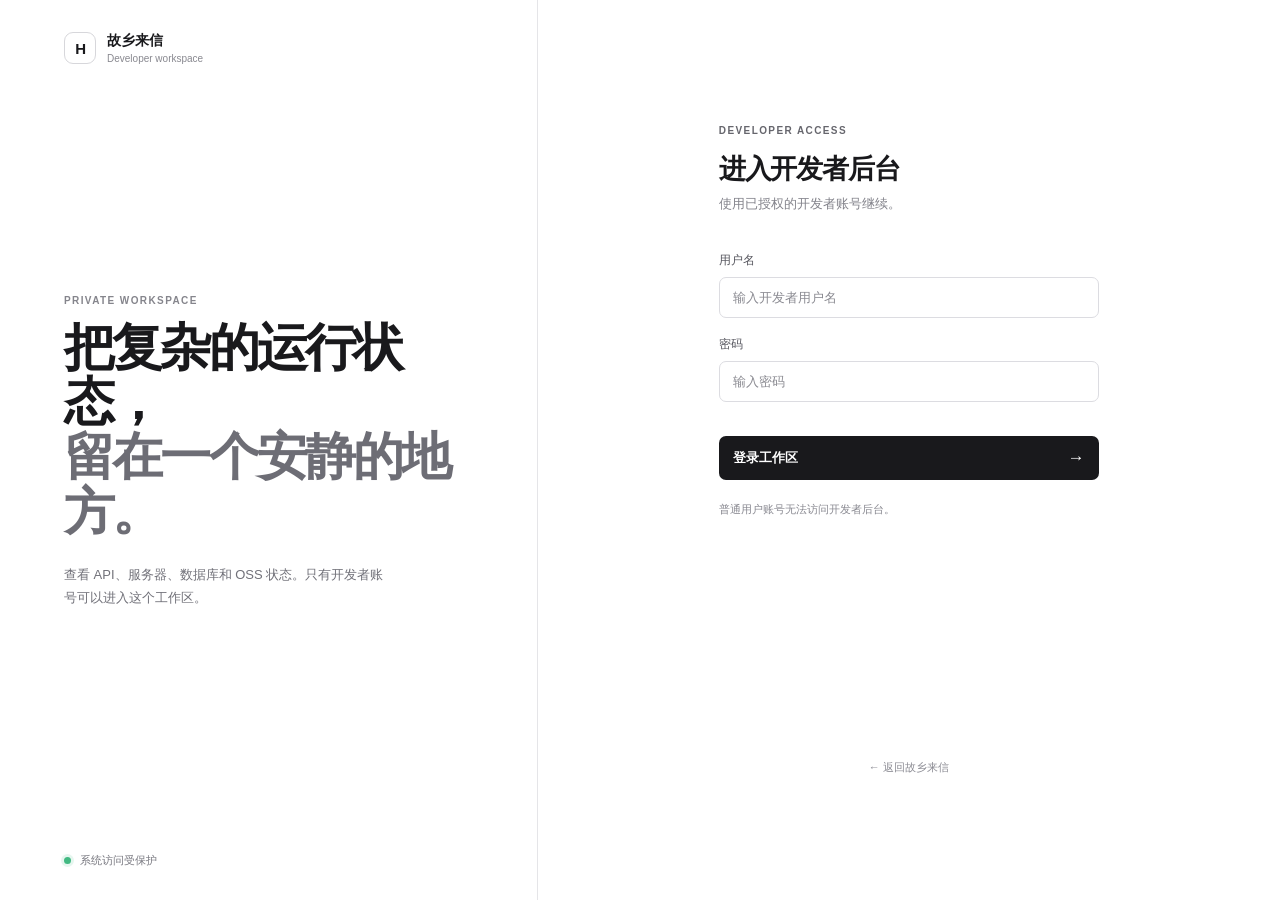
<file: frontend/admin-login.html>
<!doctype html>
<html lang="zh-CN">
<head>
  <meta charset="utf-8">
  <meta name="viewport" content="width=device-width, initial-scale=1">
  <title>开发者登录 · 故乡来信</title>
  <link rel="stylesheet" href="admin/login.css?v=white-console-1">
</head>
<body>
<main class="login-shell">
  <section class="login-aside">
    <a class="login-brand" href="/"><span class="brand-mark">H</span><span><strong>故乡来信</strong><small>Developer workspace</small></span></a>
    <div class="aside-copy"><p class="eyebrow">PRIVATE WORKSPACE</p><h1>把复杂的运行状态，<br><em>留在一个安静的地方。</em></h1><p>查看 API、服务器、数据库和 OSS 状态。只有开发者账号可以进入这个工作区。</p></div>
    <div class="aside-footer"><span class="status-dot"></span>系统访问受保护</div>
  </section>
  <section class="login-content">
    <div class="login-card">
      <div class="login-heading"><span class="mobile-mark">H</span><p class="eyebrow">DEVELOPER ACCESS</p><h2>进入开发者后台</h2><p>使用已授权的开发者账号继续。</p></div>
      <form id="developer-login-form" novalidate>
        <label for="developer-username">用户名</label>
        <input id="developer-username" name="username" autocomplete="username" placeholder="输入开发者用户名" required>
        <label for="developer-password">密码</label>
        <input id="developer-password" name="password" type="password" autocomplete="current-password" placeholder="输入密码" required>
        <div id="login-error" class="login-error" role="alert"></div>
        <button class="login-button" type="submit"><span>登录工作区</span><b>→</b></button>
      </form>
      <p class="login-note">普通用户账号无法访问开发者后台。</p>
    </div>
    <a class="return-product" href="/">← 返回故乡来信</a>
  </section>
</main>
<script src="admin/login.js?v=20260720-api-fix"></script>
</body>
</html>
</file>
<file: frontend/admin/login.css>
:root{color-scheme:light;font-family:ui-sans-serif,-apple-system,BlinkMacSystemFont,"Segoe UI",sans-serif;color:#19191c;background:#fff;--accent:#171719;--dark:#202023}*{box-sizing:border-box}body{margin:0;background:#fff}.login-shell{display:grid;grid-template-columns:minmax(320px,42%) 1fr;min-height:100vh}.login-aside{display:flex;flex-direction:column;padding:32px clamp(28px,5vw,76px);background:#fff;color:#19191c;border-right:1px solid #e5e5e8}.login-brand{display:flex;align-items:center;gap:11px;color:inherit;text-decoration:none}.brand-mark,.mobile-mark{display:grid;place-items:center;width:32px;height:32px;border:1px solid #d7d7db;border-radius:9px;background:#fff;color:#19191c;font-size:15px;font-weight:800;letter-spacing:-.08em}.login-brand strong,.login-brand small{display:block}.login-brand strong{font-size:14px}.login-brand small{margin-top:3px;color:#898990;font-size:10px}.aside-copy{max-width:410px;margin:auto 0}.eyebrow{margin:0 0 15px;color:#85858c;font-size:10px;font-weight:750;letter-spacing:.14em}.aside-copy h1{margin:0;font-size:clamp(31px,4vw,52px);font-weight:600;letter-spacing:-.055em;line-height:1.07}.aside-copy h1 em{color:#6d6d75;font-style:normal}.aside-copy>p:last-child{max-width:330px;margin-top:24px;color:#717179;font-size:13px;line-height:1.75}.aside-footer{display:flex;align-items:center;gap:9px;color:#77777f;font-size:11px}.status-dot{width:7px;height:7px;border-radius:50%;background:#42b982;box-shadow:0 0 0 3px rgba(66,185,130,.13)}.login-content{display:grid;place-items:center;padding:30px}.login-card{width:min(380px,100%)}.login-heading{margin-bottom:29px}.login-heading .eyebrow{color:#66666d}.mobile-mark{display:none;margin-bottom:27px;background:#19191c;color:#fff}.login-heading h2{margin:0;font-size:27px;font-weight:650;letter-spacing:-.045em}.login-heading>p:last-child{margin:8px 0 0;color:#83838b;font-size:13px}.login-card form{display:grid;gap:8px}.login-card label{margin-top:10px;color:#56565e;font-size:12px;font-weight:550}.login-card input{width:100%;border:1px solid #dcdce1;border-radius:7px;background:#fff;color:#19191c;padding:12px 13px;outline:0;font-size:13px}.login-card input::placeholder{color:#8a8a91}.login-card input:focus{border-color:#77777f;box-shadow:0 0 0 4px #ededee}.login-error{min-height:18px;color:#c43d4b;font-size:12px;line-height:1.45}.login-button{display:flex;align-items:center;justify-content:space-between;border:0;border-radius:7px;background:#19191c;color:#fff;padding:12px 14px;font-size:13px;font-weight:600;transition:background .18s,transform .18s}.login-button:hover{background:#000;transform:translateY(-1px)}.login-button:disabled{opacity:.65;cursor:wait;transform:none}.login-button b{font-size:17px;font-weight:400}.login-note{margin-top:22px;color:#888890;font-size:11px}.return-product{display:block;margin-top:42px;color:#8b8b93;font-size:11px;text-decoration:none}.return-product:hover{color:#19191c}@media(max-width:720px){.login-shell{display:block}.login-aside{min-height:260px;padding:25px 24px;border-right:0;border-bottom:1px solid #e5e5e8}.aside-copy{margin:55px 0 0}.aside-copy h1{font-size:32px}.aside-copy>p:last-child,.aside-footer{display:none}.login-content{min-height:calc(100vh - 260px);padding:42px 24px;align-items:start}.mobile-mark{display:grid}.login-heading .eyebrow{display:none}.return-product{margin-top:30px}}
</file>
